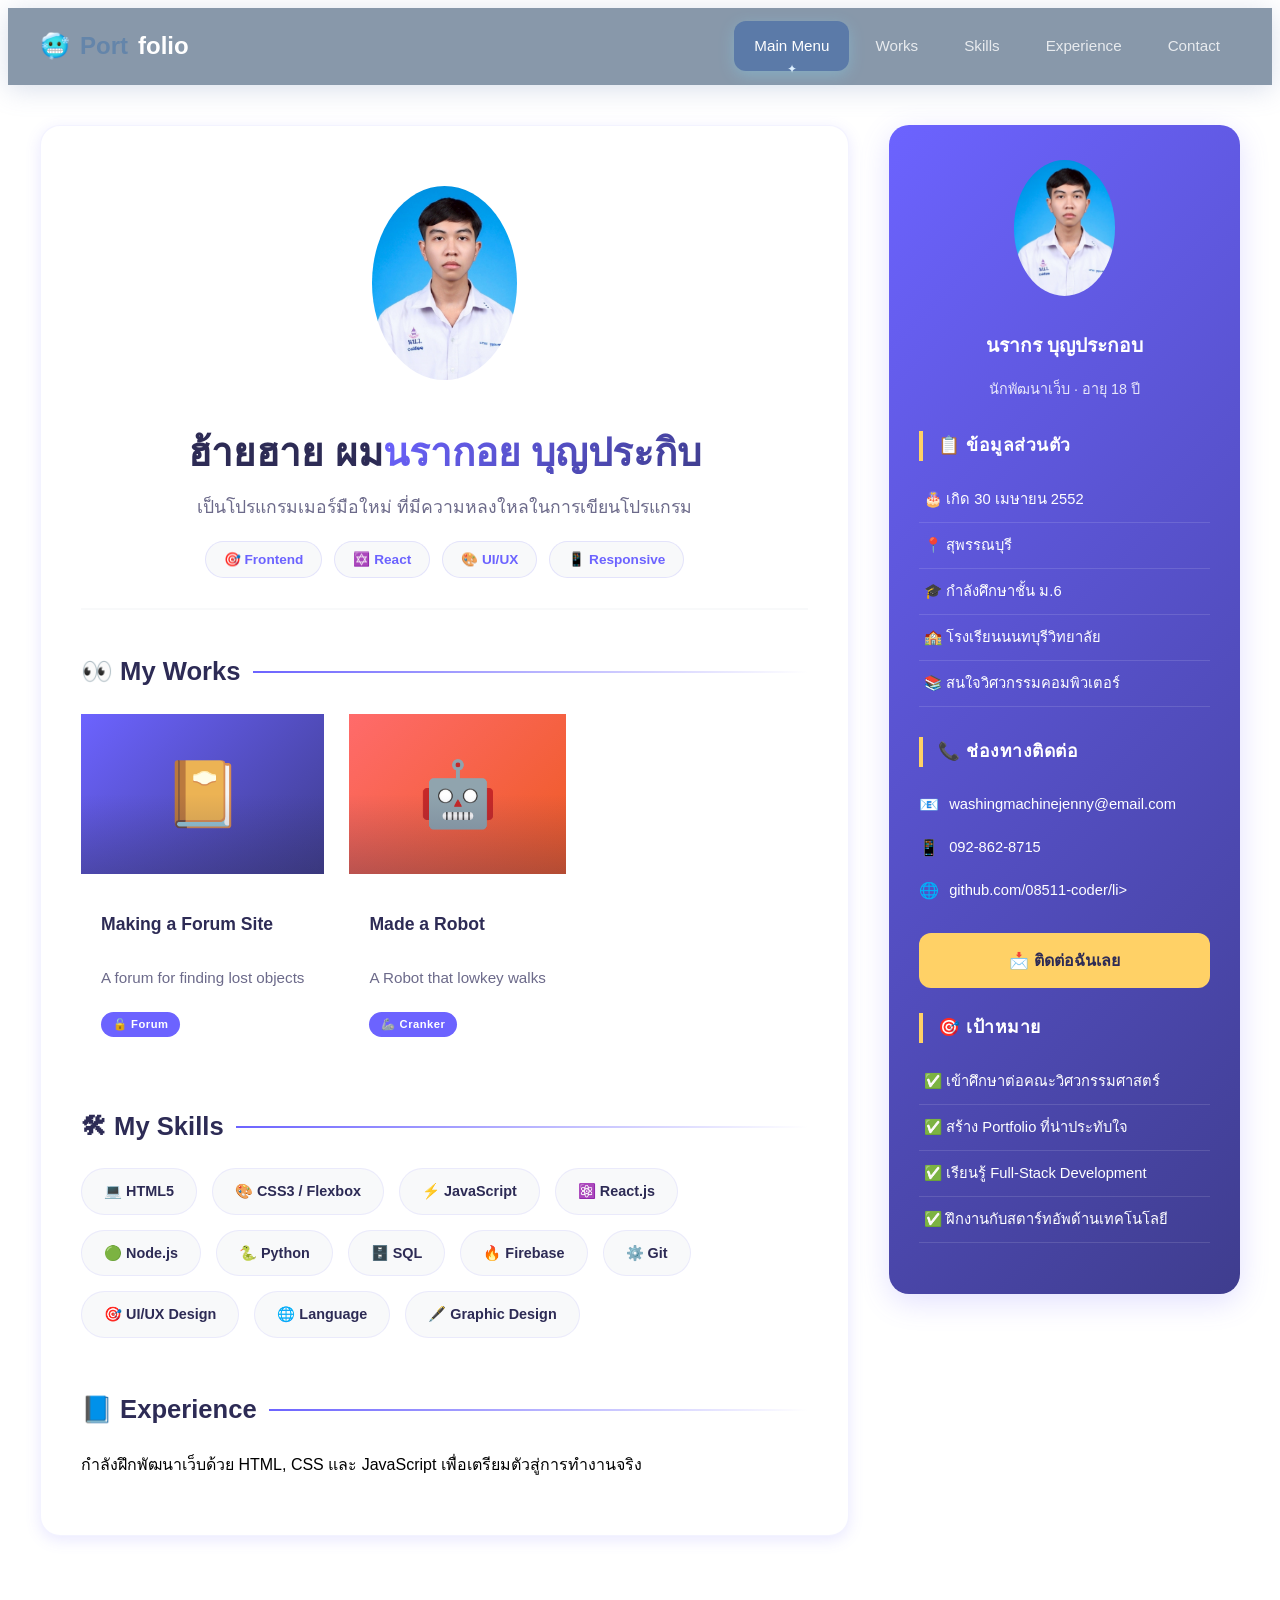
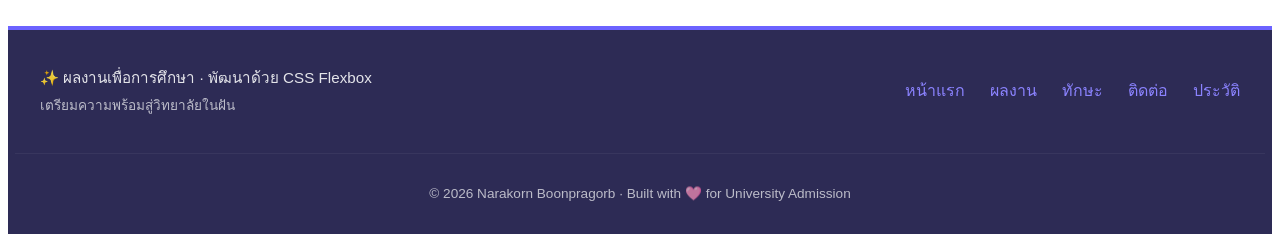
<file: index.html>
<!DOCTYPE html>
<html lang="en">
<head>
    <meta charset="UTF-8">
    <meta name="viewport" content="width=device-width, initial-scale=1.0">
    <title>Portfolio</title>
    <link rel="stylesheet" href="style.css">
</head>

<body>
    <nav class="navbar">
        <div class="nav-container">
            <a href="#" class="logo">🥶<span>Port</span>folio</a>
            <ul class="nav-menu">
                <li><a href="#" class="active">Main Menu</a></li>
                <li><a href="portfolio.html">Works</a></li>
                <li><a href="#">Skills</a></li>
                <li><a href="#">Experience</a></li>
                <li><a href="#">Contact</a></li>
            </ul>
        </div>
    </nav>
    <div class="container">
        <div class="flex-layout">
            <main class="content">
                <section class="hero" id="home">
                    <img src="images/kuy.png" alt="นรากร บูญประกอบ" style="width: 20%; height: 20%; border-radius: 50%; object-fit: cover;">
                    <h1>ฮ้ายฮาย ผม<span>นรากอย บุญประกิบ</span></h1>
                    <p>เป็นโปรแกรมเมอร์มือใหม่ ที่มีความหลงใหลในการเขียนโปรแกรม</p>
                    <div class="hero-tags">
                        <span>🎯 Frontend</span>
                        <span>✡️ React</span>
                        <span>🎨 UI/UX</span>
                        <span>📱 Responsive</span>
                    </div>
                </section>

                <h2 class="section-title" id="projects">👀 My Works</h2>
                <div class="card-grid">
           <div class="card">
                    <div class="card-image">📔</div>
                    <h3>Making a Forum Site</h3>
                    <p>A forum for finding lost objects</p>
                    <span class="card-badge">🔓 Forum</span>
            </div>

                        <div class="card">
                    <div class="card-image">🤖</div>
                    <h3>Made a Robot</h3>
                    <p>A Robot that lowkey walks</p>
                    <span class="card-badge">🦾 Cranker</span>
            </div>
        </div>
                <h2 class="section-title" id="skills" style="margin-top: 50px;">🛠 My Skills</h2>
                <div class="skills-grid">
                    <span class="skill-item">💻 HTML5</span>
                    <span class="skill-item">🎨 CSS3 / Flexbox</span>
                    <span class="skill-item">⚡ JavaScript</span>
                    <span class="skill-item">⚛️ React.js</span>
                    <span class="skill-item">🟢 Node.js</span>
                    <span class="skill-item">🐍 Python</span>
                    <span class="skill-item">🗄️ SQL</span>
                    <span class="skill-item">🔥 Firebase</span>
                    <span class="skill-item">⚙️ Git</span>
                    <span class="skill-item">🎯 UI/UX Design</span>
                            <span class="skill-item">🌐 Language</span>
        <span class="skill-item">🖋️ Graphic Design</span>
                </div>

                <h2 class="section-title" id="experience" style="margin-top: 50px;">📘 Experience</h2>
                <p>กำลังฝึกพัฒนาเว็บด้วย HTML, CSS และ JavaScript เพื่อเตรียมตัวสู่การทำงานจริง</p>
            </main>

            <aside class="sidebar" id="contact">
                <div class="profile-intro">
                    <img src="images/kuy.png" alt="นรากร บูญประกอบ" style="width: 35%; height: 35%; border-radius: 50%; object-fit: cover;">
                    <h4>นรากร บุญประกอบ</h4>
                    <p>นักพัฒนาเว็บ · อายุ 18 ปี</p>
                </div>

                <h3>📋 ข้อมูลส่วนตัว</h3>
                <ul>
                    <li>🎂 เกิด 30 เมษายน 2552</li>
                    <li>📍 สุพรรณบุรี</li>
                    <li>🎓 กำลังศึกษาชั้น ม.6</li>
                    <li>🏫 โรงเรียนนนทบุรีวิทยาลัย</li>
                    <li>📚 สนใจวิศวกรรมคอมพิวเตอร์</li>
                </ul>

                <h3>📞 ช่องทางติดต่อ</h3>
                <ul class="contact-info">
                    <li>washingmachinejenny@email.com</li>
                    <li>092-862-8715</li>
                    <li>github.com/08511-coder/li>
                </ul>

                <a href="mailto:washingmachinejenny@email.com" class="btn-contact">📩 ติดต่อฉันเลย</a>

                <h3 style="margin-top: 25px;">🎯 เป้าหมาย</h3>
                <ul>
                    <li>✅ เข้าศึกษาต่อคณะวิศวกรรมศาสตร์</li>
                    <li>✅ สร้าง Portfolio ที่น่าประทับใจ</li>
                    <li>✅ เรียนรู้ Full-Stack Development</li>
                    <li>✅ ฝึกงานกับสตาร์ทอัพด้านเทคโนโลยี</li>
                </ul>
            </aside>
        </div>
    </div>

    <footer class="footer">
        <div class="footer-content">
            <div class="footer-info">
                <p>✨ ผลงานเพื่อการศึกษา · พัฒนาด้วย CSS Flexbox</p>
                <p style="font-size: 0.85rem; margin-top: 4px; opacity: 0.7;">เตรียมความพร้อมสู่วิทยาลัยในฝัน</p>
            </div>
            <div class="footer-links">
                <a href="#home">หน้าแรก</a>
                <a href="#projects">ผลงาน</a>
                <a href="#skills">ทักษะ</a>
                <a href="#contact">ติดต่อ</a>
                <a href="#experience">ประวัติ</a>
            </div>
        </div>
        <div class="footer-bottom">
            <p>© 2026 Narakorn Boonpragorb · Built with 🩷 for University Admission</p>
        </div>
    </footer>
</body>
</html>
</file>
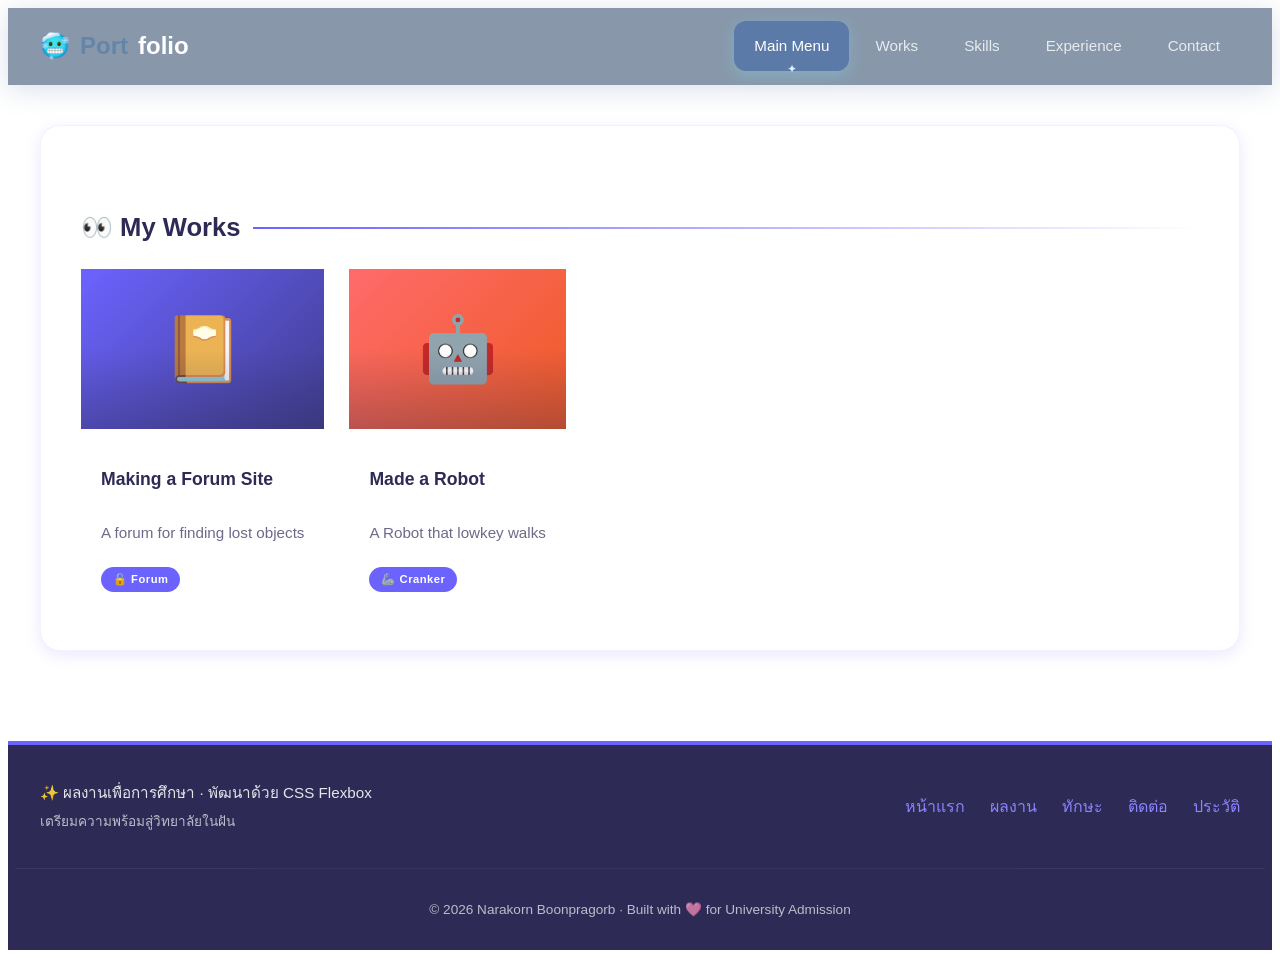
<file: portfolio.html>
<!DOCTYPE html>
<html lang="en">
<head>
    <meta charset="UTF-8">
    <meta name="viewport" content="width=device-width, initial-scale=1.0">
    <title>Portfolio</title>
    <link rel="stylesheet" href="style.css">
</head>

<body>
    <nav class="navbar">
        <div class="nav-container">
            <a href="index.html" class="logo">🥶<span>Port</span>folio</a>
            <ul class="nav-menu">
                <li><a href="index.html" class="active">Main Menu</a></li>
                <li><a href="portfolio.html">Works</a></li>
                <li><a href="#">Skills</a></li>
                <li><a href="#">Experience</a></li>
                <li><a href="#">Contact</a></li>
            </ul>
        </div>
    </nav>
    <div class="container">
        <div class="flex-layout">
            <main class="content">
 

                <h2 class="section-title" id="projects">👀 My Works</h2>
                <div class="card-grid">
           <div class="card">
                    <div class="card-image">📔</div>
                    <h3>Making a Forum Site</h3>
                    <p>A forum for finding lost objects</p>
                    <span class="card-badge">🔓 Forum</span>
            </div>

                        <div class="card">
                    <div class="card-image">🤖</div>
                    <h3>Made a Robot</h3>
                    <p>A Robot that lowkey walks</p>
                    <span class="card-badge">🦾 Cranker</span>
            </div>
        </div>


  
        </div>
    </div>

    <footer class="footer">
        <div class="footer-content">
            <div class="footer-info">
                <p>✨ ผลงานเพื่อการศึกษา · พัฒนาด้วย CSS Flexbox</p>
                <p style="font-size: 0.85rem; margin-top: 4px; opacity: 0.7;">เตรียมความพร้อมสู่วิทยาลัยในฝัน</p>
            </div>
            <div class="footer-links">
                <a href="#home">หน้าแรก</a>
                <a href="#projects">ผลงาน</a>
                <a href="#skills">ทักษะ</a>
                <a href="#contact">ติดต่อ</a>
                <a href="#experience">ประวัติ</a>
            </div>
        </div>
        <div class="footer-bottom">
            <p>© 2026 Narakorn Boonpragorb · Built with 🩷 for University Admission</p>
        </div>
    </footer>
</body>
</html>
</file>
<file: style.css>
<style>
        /* ======================================== */
        /* RESET & BASE STYLES      */
        /* ======================================== */
        * {
            box-sizing: border-box;
            margin: 0;
            padding: 0;
        }

        body {
            font-family: 'Sarabun', 'Prompt', 'Kanit', sans-serif;
            background: var(--light);
            color: var(--text-dark);
            line-height: 1.7;
        }

        a {
            text-decoration: none;
            color: inherit;
        }
        .navbar {
            background: #8898aa; /* แทน --secondary */
            padding: 0 30px;
            position: sticky;
            top: 0;
            z-index: 1000;
            box-shadow: 0 4px 25px rgba(128, 150, 190, 0.3);
            backdrop-filter: blur(10px);
        }

        /* กิจกรรมที่ 3.3: การจัดวางด้วย Flexbox */
        .nav-container {
            display: flex;
            justify-content: space-between;
            align-items: center;
            max-width: 1200px;
            margin: 0 auto;
        }

        .logo {
            color: #FFFFFF; /* แทน --white */
            font-size: 1.5rem;
            font-weight: 700;
            padding: 18px 0;
            display: flex;
            align-items: center;
            gap: 10px;
            transition: all 0.4s cubic-bezier(0.25, 0.46, 0.45, 0.94); /* แทน --transition */
        }

        .logo span {
            color: #6485aa; /* แทน --accent */
        }

        /* กิจกรรมที่ 4.2: Transition & Transform */
        .logo:hover {
            transform: scale(1.05);
            color: #abf2ff; /* แทน --accent */
        }

        .nav-menu {
            display: flex;
            list-style: none;
            gap: 6px;
            margin: 0;
            padding: 0;
        }

        .nav-menu a {
            color: rgba(255, 255, 255, 0.8);
            padding: 12px 20px;
            display: block;
            border-radius: 12px; /* แทน --radius-sm */
            transition: all 0.4s cubic-bezier(0.25, 0.46, 0.45, 0.94); /* แทน --transition */
            font-weight: 500;
            font-size: 0.95rem;
            position: relative;
        }

        .nav-menu a:hover {
            background: #9fd1ff; /* แทน --primary */
            color: #FFFFFF; /* แทน --white */
            transform: translateY(-2px);
            box-shadow: 0 6px 20px rgba(76, 109, 131, 0.4);
        }

        .nav-menu .active {
            background: #5b7aa8; /* แทน --primary */
            color: #FFFFFF; /* แทน --white */
            box-shadow: 0 4px 15px rgba(130, 226, 255, 0.3);
        }

        .nav-menu .active::after {
            content: '✦';
            position: absolute;
            bottom: -8px;
            left: 50%;
            transform: translateX(-50%);
            color: #ddf0ff; /* แทน --accent */
            font-size: 12px;
        }
        .container {
            max-width: 1200px;
            margin: 0 auto;
            padding: 40px 20px;
        }

        .flex-layout {
            display: flex;
            gap: 40px;
            align-items: flex-start;
        }
        /* ======================================== */
        /* กิจกรรมที่ 3.3: CARD GRID - ผลงานของฉัน   */
        /* ======================================== */
        .card-grid {
            display: flex;
            gap: 25px;
            flex-wrap: wrap;
            margin-top: 10px;
        }
        /* ======================================== */
        /* กิจกรรมที่ 2.1: MAIN CONTENT - Semantic HTML */
        /* ======================================== */
        .content {
            flex: 3;
            background: #FFFFFF; /* แทน --white */
            padding: 40px;
            border-radius: 20px; /* แทน --radius-md */
            box-shadow: 0 4px 15px rgba(108, 99, 255, 0.15); /* แทน --shadow-sm */
            border: 1px solid rgba(108, 99, 255, 0.08);
        }

        /* Hero Section */
        .hero {
            text-align: center;
            padding: 20px 0 30px;
            border-bottom: 2px solid #F8F9FA; /* แทน --light */
            margin-bottom: 35px;
        }

        .hero-avatar {
            width: 120px;
            height: 120px;
            background: linear-gradient(135deg, #6C63FF, #3F3D8E); /* แทน --gradient-main */
            border-radius: 50%;
            display: flex;
            align-items: center;
            justify-content: center;
            margin: 0 auto 20px;
            font-size: 4rem;
            box-shadow: 0 8px 30px rgba(108, 99, 255, 0.2); /* แทน --shadow-md */
            border: 4px solid #FFFFFF; /* แทน --white */
            transition: all 0.4s cubic-bezier(0.25, 0.46, 0.45, 0.94); /* แทน --transition */
        }

        /* กิจกรรมที่ 4.2: Transition & Transform */
        .hero-avatar:hover {
            transform: scale(1.05) rotate(-5deg);
        }

        .hero h1 {
            color: #2D2B55; /* แทน --secondary */
            font-size: 2.4rem;
            margin-bottom: 8px;
        }

        .hero h1 span {
            background: linear-gradient(135deg, #6C63FF, #3F3D8E); /* แทน --gradient-main */
            -webkit-background-clip: text;
            -webkit-text-fill-color: transparent;
            background-clip: text;
        }

        .hero p {
            color: #6C6A8A; /* แทน --text-light */
            font-size: 1.1rem;
            max-width: 600px;
            margin: 0 auto;
        }

        .hero-tags {
            display: flex;
            gap: 12px;
            justify-content: center;
            flex-wrap: wrap;
            margin-top: 18px;
        }

        .hero-tags span {
            background: #F8F9FA; /* แทน --light */
            padding: 6px 18px;
            border-radius: 30px;
            font-size: 0.85rem;
            color: #6C63FF; /* แทน --primary */
            font-weight: 600;
            border: 1px solid rgba(108, 99, 255, 0.15);
            transition: all 0.4s cubic-bezier(0.25, 0.46, 0.45, 0.94); /* แทน --transition */
        }

        .hero-tags span:hover {
            background: #6C63FF; /* แทน --primary */
            color: #FFFFFF; /* แทน --white */
            transform: translateY(-2px);
            box-shadow: 0 4px 15px rgba(108, 99, 255, 0.15); /* แทน --shadow-sm */
        }

        /* Section Headers */
        .section-title {
            color: #2D2B55; /* แทน --secondary */
            font-size: 1.6rem;
            margin: 40px 0 20px;
            display: flex;
            align-items: center;
            gap: 12px;
        }

        .section-title::after {
            content: '';
            flex: 1;
            height: 2px;
            background: linear-gradient(to right, #6C63FF, transparent); /* แทน --primary */
        }
        .skills-grid {
            display: flex;
            gap: 15px;
            flex-wrap: wrap;
            margin-top: 10px;
        }

        .skill-item {
            background: #F8F9FA; /* แทน --light */
            padding: 10px 22px;
            border-radius: 30px;
            font-weight: 600;
            font-size: 0.9rem;
            color: #2D2B55; /* แทน --secondary */
            border: 1px solid rgba(108, 99, 255, 0.1);
            transition: all 0.4s cubic-bezier(0.25, 0.46, 0.45, 0.94); /* แทน --transition */
            display: flex;
            align-items: center;
            gap: 8px;
        }

        .skill-item:hover {
            background: #6C63FF; /* แทน --primary */
            color: #FFFFFF; /* แทน --white */
            transform: translateY(-3px);
            box-shadow: 0 4px 15px rgba(108, 99, 255, 0.15); /* แทน --shadow-sm */
        }
 .sidebar {
            flex: 1.2;
            background: linear-gradient(135deg, #6C63FF, #3F3D8E); /* แทน --gradient-main */
            color: #FFFFFF; /* แทน --white */
            padding: 35px 30px;
            border-radius: 20px; /* แทน --radius-md */
            box-shadow: 0 8px 30px rgba(108, 99, 255, 0.2); /* แทน --shadow-md */
            position: sticky;
            top: 100px;
        }

        .sidebar h3 {
            border-left: 4px solid #FFD166; /* แทน --accent */
            padding-left: 15px;
            margin: 0 0 15px 0;
            font-size: 1.1rem;
            letter-spacing: 0.5px;
        }

        .sidebar h3:not(:first-child) {
            margin-top: 30px;
        }

        .sidebar .profile-intro {
            text-align: center;
            margin-bottom: 25px;
        }

        .sidebar .profile-intro .avatar-sm {
            width: 80px;
            height: 80px;
            background: rgba(255, 255, 255, 0.2);
            border-radius: 50%;
            display: flex;
            align-items: center;
            justify-content: center;
            margin: 0 auto 12px;
            font-size: 2.8rem;
            border: 3px solid rgba(255, 255, 255, 0.3);
        }

        .sidebar .profile-intro h4 {
            font-size: 1.2rem;
            margin-bottom: 4px;
        }

        .sidebar .profile-intro p {
            opacity: 0.85;
            font-size: 0.9rem;
        }

        .sidebar ul {
            list-style: none;
            padding: 0;
        }

        .sidebar li {
            padding: 10px 0;
            border-bottom: 1px solid rgba(255, 255, 255, 0.12);
            font-size: 0.92rem;
            transition: all 0.4s cubic-bezier(0.25, 0.46, 0.45, 0.94); /* แทน --transition */
            padding-left: 5px;
            display: flex;
            align-items: center;
            gap: 10px;
        }

        .sidebar li:hover {
            padding-left: 15px;
            background: rgba(255, 255, 255, 0.08);
            border-radius: 6px;
        }

        .sidebar .contact-info li {
            border-bottom: none;
            padding: 8px 0;
        }

        .sidebar .contact-info li::before {
            content: '📧 ';
            font-size: 1rem;
        }
        .sidebar .contact-info li:nth-child(2)::before { content: '📱 '; }
        .sidebar .contact-info li:nth-child(3)::before { content: '🌐 '; }

        .sidebar .btn-contact {
            display: block;
            background: #FFD166; /* แทน --accent */
            color: #2D2B55; /* แทน --secondary */
            text-align: center;
            padding: 14px;
            border-radius: 12px; /* แทน --radius-sm */
            font-weight: 700;
            margin-top: 20px;
            transition: all 0.4s cubic-bezier(0.25, 0.46, 0.45, 0.94); /* แทน --transition */
            border: none;
            cursor: pointer;
        }

        .sidebar .btn-contact:hover {
            transform: scale(1.02);
            box-shadow: 0 8px 25px rgba(255, 209, 102, 0.4);
            background: #FFD93D;
        }
        .card:hover {
            transform: translateY(-12px) scale(1.01);
            box-shadow: 0 15px 45px rgba(108, 99, 255, 0.25); /* แทน --shadow-lg */
            border-color: #8B83FF; /* แทน --primary-light */
        }

        .card-image {
            height: 160px;
            background: linear-gradient(135deg, #6C63FF, #3F3D8E); /* แทน --gradient-main */
            display: flex;
            align-items: center;
            justify-content: center;
            font-size: 4rem;
            color: #FFFFFF; /* แทน --white */
            position: relative;
            overflow: hidden;
        }

        .card-image::after {
            content: '';
            position: absolute;
            top: 0;
            left: 0;
            right: 0;
            bottom: 0;
            background: linear-gradient(180deg, transparent 50%, rgba(45, 43, 85, 0.3));
        }

        .card:nth-child(2) .card-image { background: linear-gradient(135deg, #FF6B6B, #EE5A24); }
        .card:nth-child(3) .card-image { background: linear-gradient(135deg, #00D2D3, #0097E6); }
        .card:nth-child(4) .card-image { background: linear-gradient(135deg, #F8A5C2, #F78FB3); }
        .card:nth-child(5) .card-image { background: linear-gradient(135deg, #74B9FF, #0984E3); }
        .card:nth-child(6) .card-image { background: linear-gradient(135deg, #55EFC4, #00B894); }

        .card h3 {
            padding: 18px 20px 8px;
            font-size: 1.1rem;
            color: #2D2B55; /* แทน --secondary */
        }

        .card p {
            padding: 0 20px 18px;
            color: #6C6A8A; /* แทน --text-light */
            font-size: 0.95rem;
            margin: 0;
        }

        .card-badge {
            display: inline-block;
            background: #6C63FF; /* แทน --primary */
            color: #FFFFFF; /* แทน --white */
            font-size: 0.7rem;
            padding: 3px 12px;
            border-radius: 30px;
            margin: 0 20px 18px;
            font-weight: 600;
            letter-spacing: 0.5px;
        }
        .footer {
            background: #2D2B55; /* แทน --secondary */
            color: #F8F9FA; /* แทน --light */
            margin-top: 50px;
            border-top: 4px solid #6C63FF; /* แทน --primary */
        }

        .footer-content {
            max-width: 1200px;
            margin: 0 auto;
            padding: 35px 25px;
            display: flex;
            justify-content: space-between;
            align-items: center;
            flex-wrap: wrap;
            gap: 20px;
        }

        .footer-info p {
            font-size: 0.95rem;
            opacity: 0.9;
            margin: 0;
        }

        .footer-links {
            display: flex;
            gap: 25px;
            flex-wrap: wrap;
        }

        .footer-links a {
            color: #8B83FF; /* แทน --primary-light */
            font-weight: 500;
            transition: all 0.4s cubic-bezier(0.25, 0.46, 0.45, 0.94); /* แทน --transition */
            position: relative;
        }

        .footer-links a::after {
            content: '';
            position: absolute;
            bottom: -3px;
            left: 0;
            width: 0;
            height: 2px;
            background: #FFD166; /* แทน --accent */
            transition: all 0.4s cubic-bezier(0.25, 0.46, 0.45, 0.94); /* แทน --transition */
        }

        .footer-links a:hover {
            color: #FFD166; /* แทน --accent */
        }

        .footer-links a:hover::after {
            width: 100%;
        }

        .footer-bottom {
            border-top: 1px solid rgba(255, 255, 255, 0.08);
            padding: 15px 25px;
            text-align: center;
            font-size: 0.85rem;
            opacity: 0.7;
            max-width: 1200px;
            margin: 0 auto;
        }
    </style>
</file>
